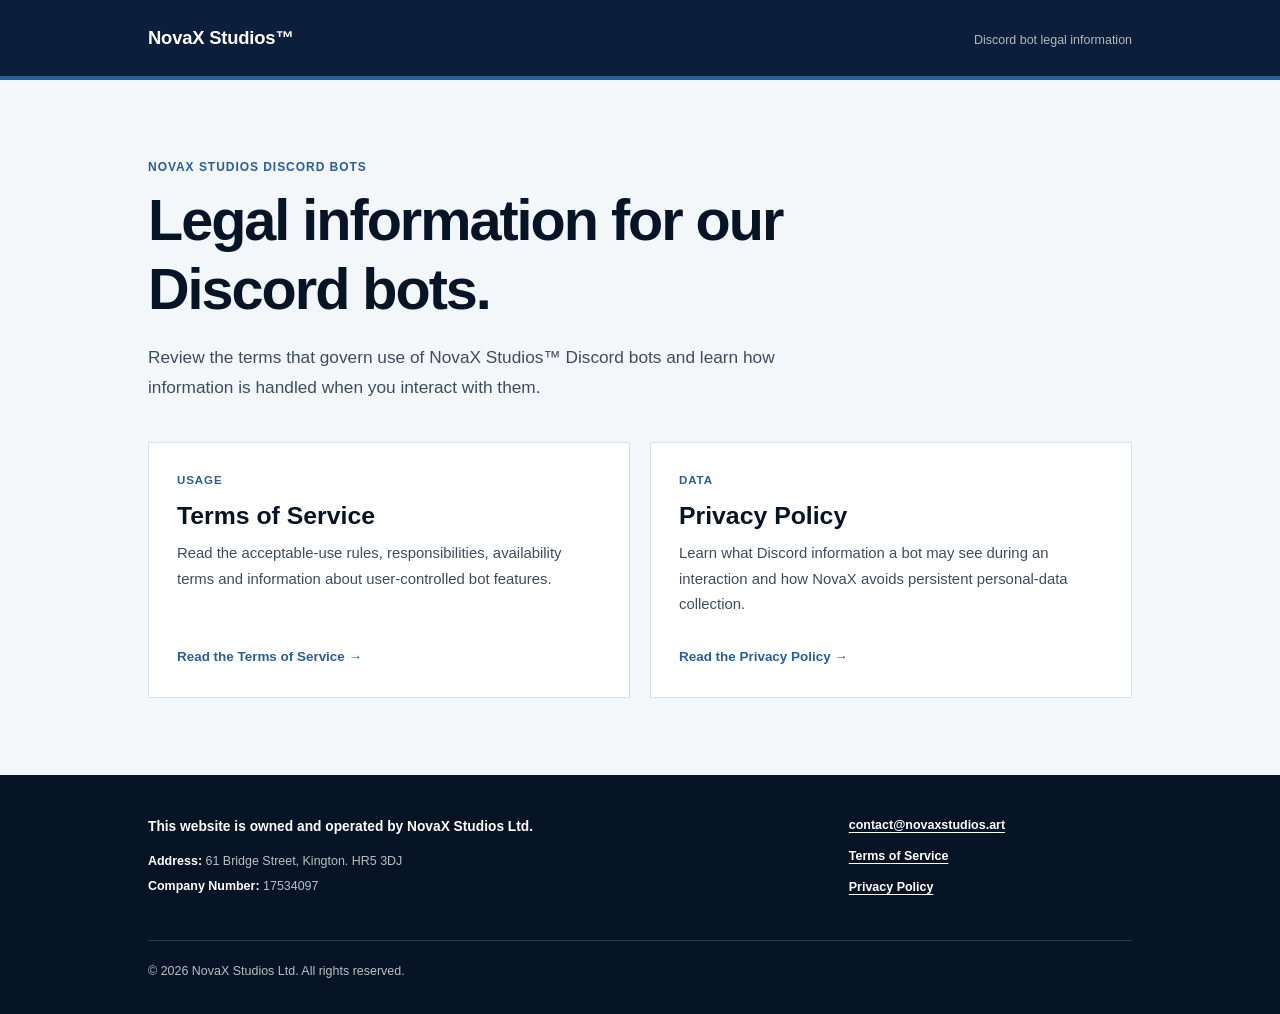
<file: index.html>
<!doctype html>
<html lang="en-GB">
  <head>
    <meta charset="utf-8">
    <meta name="viewport" content="width=device-width, initial-scale=1">
    <meta name="description" content="Legal information for Discord bots commissioned and operated by NovaX Studios Ltd.">
    <meta name="theme-color" content="#0b1f3a">
    <link rel="canonical" href="https://bots.novaxstudios.art/">
    <title>Discord Bot Legal Information | NovaX Studios™</title>
    <link rel="stylesheet" href="/styles.css?v=20261020-2">
  </head>
  <body>
    <a class="skip-link" href="#main-content">Skip to content</a>

    <header class="site-header">
      <div class="header-inner">
        <a class="wordmark" href="/" aria-current="page">NovaX Studios™</a>
        <p class="header-label">Discord bot legal information</p>
      </div>
    </header>

    <main id="main-content" class="home-main">
      <section class="home-panel" aria-labelledby="home-title">
        <p class="document-type">NovaX Studios Discord bots</p>
        <h1 id="home-title">Legal information for our Discord bots.</h1>
        <p class="home-intro">
          Review the terms that govern use of NovaX Studios™ Discord bots and learn
          how information is handled when you interact with them.
        </p>

        <div class="document-grid">
          <a class="document-card" href="/terms/">
            <span class="card-type">Usage</span>
            <h2>Terms of Service</h2>
            <p>
              Read the acceptable-use rules, responsibilities, availability terms and
              information about user-controlled bot features.
            </p>
            <span class="card-link">Read the Terms of Service <span aria-hidden="true">→</span></span>
          </a>

          <a class="document-card" href="/privacy/">
            <span class="card-type">Data</span>
            <h2>Privacy Policy</h2>
            <p>
              Learn what Discord information a bot may see during an interaction and
              how NovaX avoids persistent personal-data collection.
            </p>
            <span class="card-link">Read the Privacy Policy <span aria-hidden="true">→</span></span>
          </a>
        </div>
      </section>
    </main>

    <footer class="site-footer">
      <div class="footer-inner">
        <div class="company-details" aria-label="Company information">
          <strong>This website is owned and operated by NovaX Studios Ltd.</strong>
          <p><span>Address:</span> 61 Bridge Street, Kington. HR5 3DJ</p>
          <p><span>Company Number:</span> 17534097</p>
        </div>
        <div class="footer-links" aria-label="Legal and contact links">
          <a href="mailto:contact@novaxstudios.art">contact@novaxstudios.art</a>
          <a href="/terms/">Terms of Service</a>
          <a href="/privacy/">Privacy Policy</a>
        </div>
        <p class="copyright">© 2026 NovaX Studios Ltd. All rights reserved.</p>
      </div>
    </footer>
  </body>
</html>
</file>
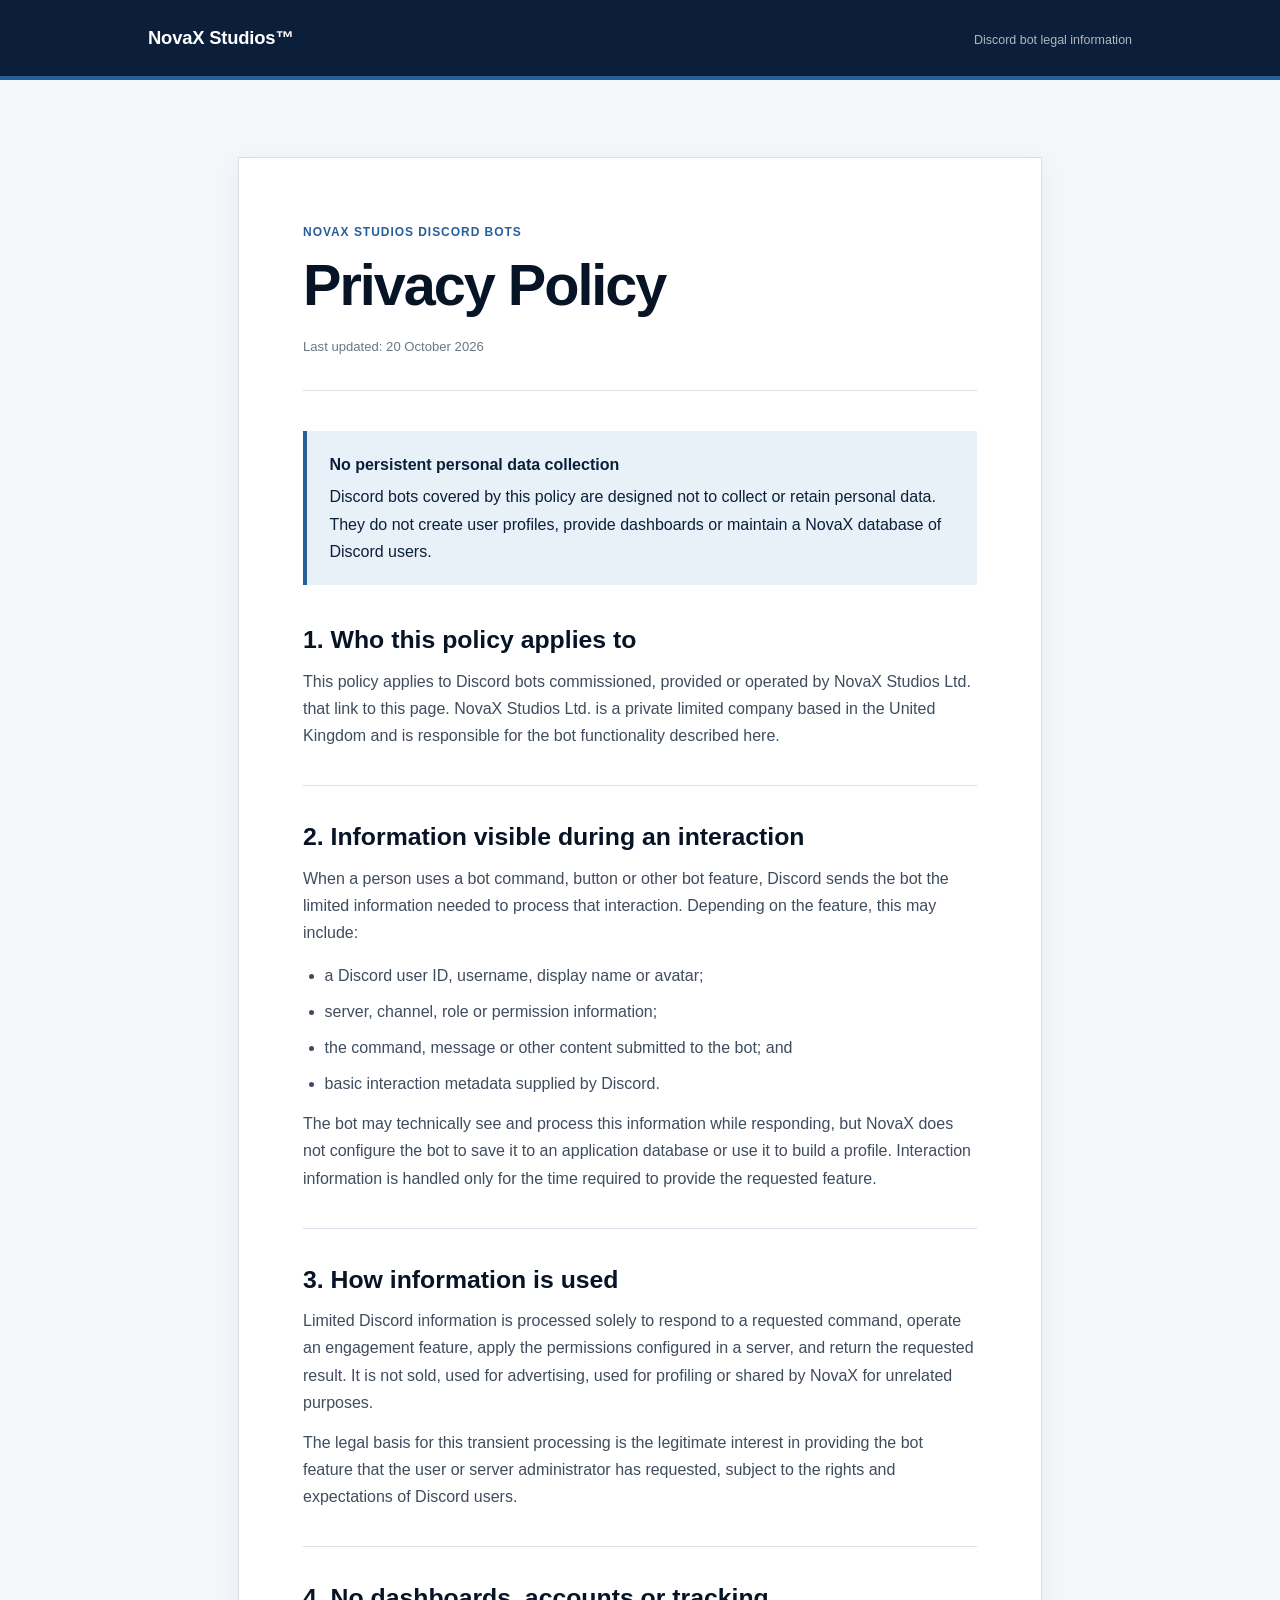
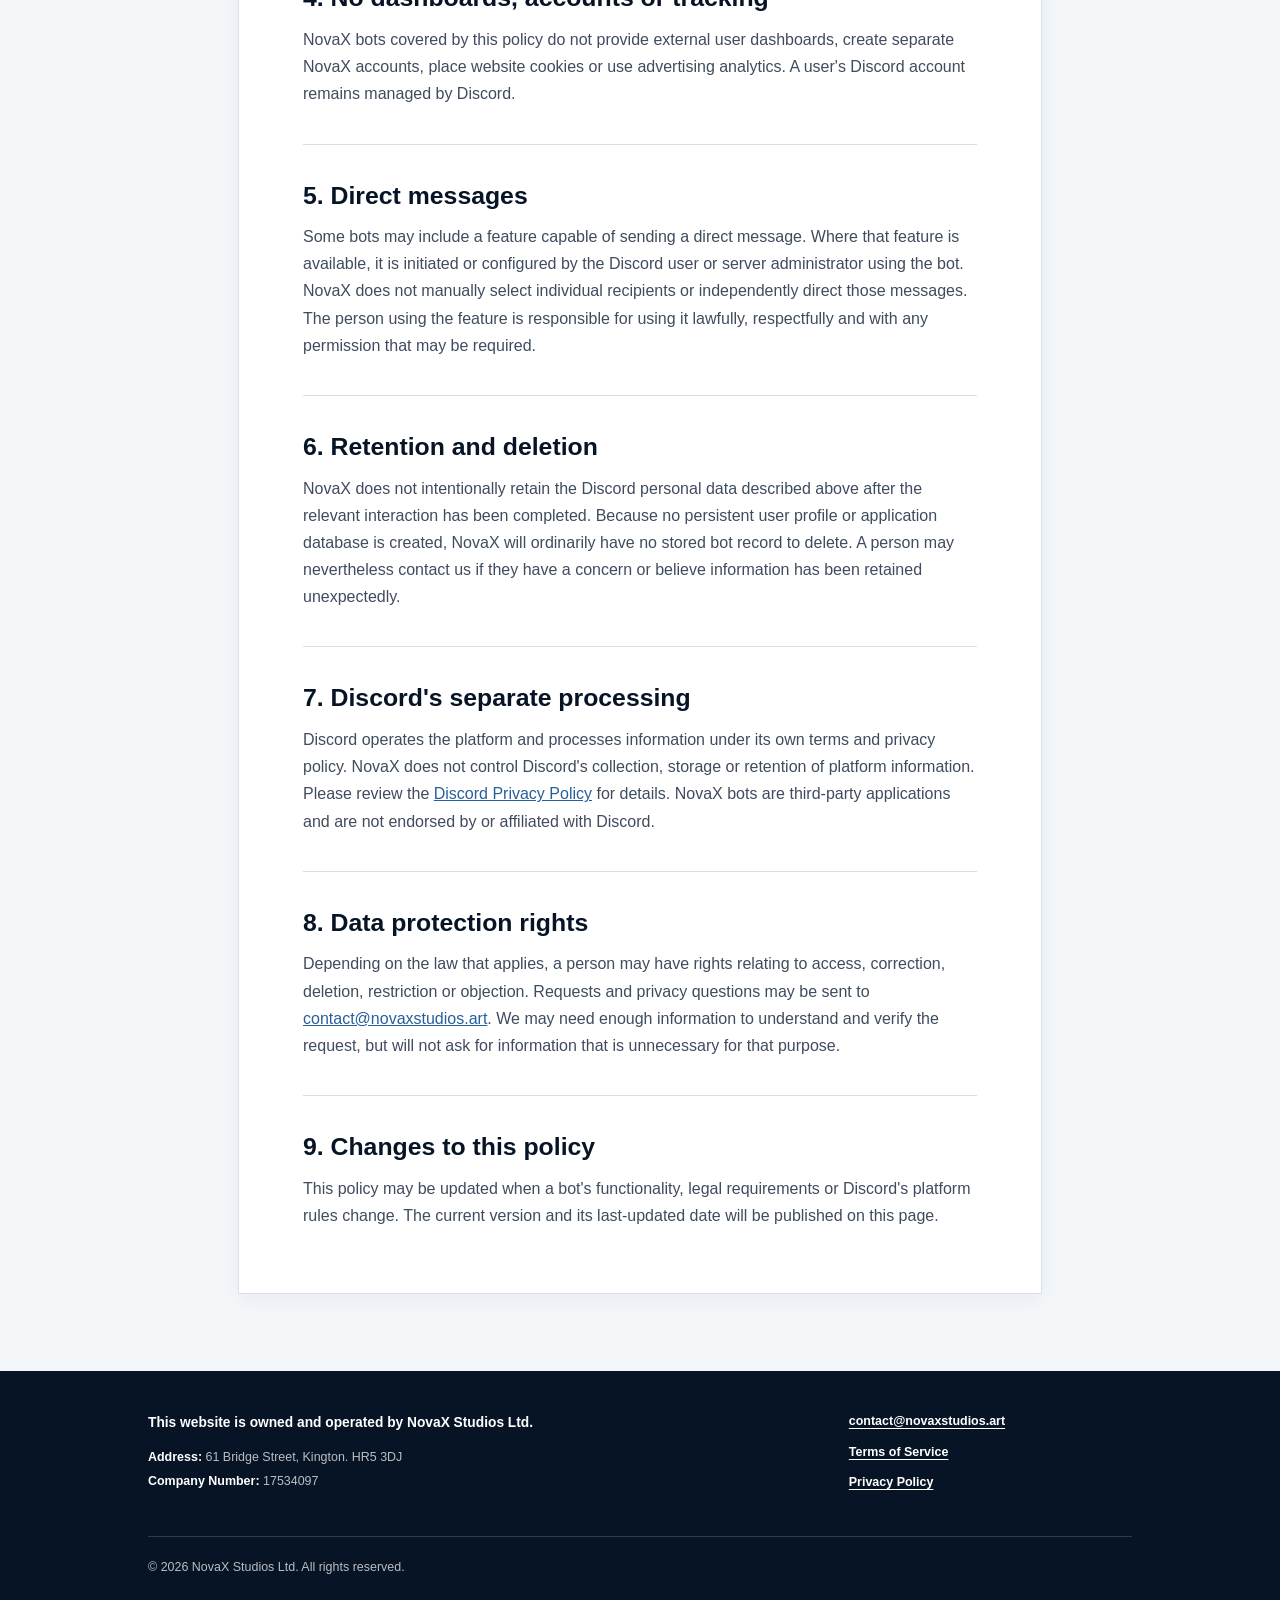
<file: privacy/index.html>
<!doctype html>
<html lang="en-GB">
  <head>
    <meta charset="utf-8">
    <meta name="viewport" content="width=device-width, initial-scale=1">
    <meta name="description" content="Privacy Policy for Discord bots commissioned and operated by NovaX Studios Ltd.">
    <meta name="theme-color" content="#0b1f3a">
    <link rel="canonical" href="https://bots.novaxstudios.art/privacy/">
    <title>Bot Privacy Policy | NovaX Studios™</title>
    <link rel="stylesheet" href="/styles.css?v=20261020-1">
  </head>
  <body>
    <a class="skip-link" href="#main-content">Skip to content</a>

    <header class="site-header">
      <div class="header-inner">
        <a class="wordmark" href="/">NovaX Studios™</a>
        <p class="header-label">Discord bot legal information</p>
      </div>
    </header>

    <main id="main-content">
      <article class="legal-document">
        <header class="document-header">
          <p class="document-type">NovaX Studios Discord bots</p>
          <h1>Privacy Policy</h1>
          <p class="last-updated">Last updated: 20 October 2026</p>
        </header>

        <div class="summary">
          <strong>No persistent personal data collection</strong>
          <p>
            Discord bots covered by this policy are designed not to collect or retain
            personal data. They do not create user profiles, provide dashboards or maintain
            a NovaX database of Discord users.
          </p>
        </div>

        <section class="legal-section">
          <h2>1. Who this policy applies to</h2>
          <p>
            This policy applies to Discord bots commissioned, provided or operated by NovaX
            Studios Ltd. that link to this page. NovaX Studios Ltd. is a private limited
            company based in the United Kingdom and is responsible for the bot functionality
            described here.
          </p>
        </section>

        <section class="legal-section">
          <h2>2. Information visible during an interaction</h2>
          <p>
            When a person uses a bot command, button or other bot feature, Discord sends the
            bot the limited information needed to process that interaction. Depending on the
            feature, this may include:
          </p>
          <ul>
            <li>a Discord user ID, username, display name or avatar;</li>
            <li>server, channel, role or permission information;</li>
            <li>the command, message or other content submitted to the bot; and</li>
            <li>basic interaction metadata supplied by Discord.</li>
          </ul>
          <p>
            The bot may technically see and process this information while responding, but
            NovaX does not configure the bot to save it to an application database or use it
            to build a profile. Interaction information is handled only for the time required
            to provide the requested feature.
          </p>
        </section>

        <section class="legal-section">
          <h2>3. How information is used</h2>
          <p>
            Limited Discord information is processed solely to respond to a requested command,
            operate an engagement feature, apply the permissions configured in a server, and
            return the requested result. It is not sold, used for advertising, used for
            profiling or shared by NovaX for unrelated purposes.
          </p>
          <p>
            The legal basis for this transient processing is the legitimate interest in
            providing the bot feature that the user or server administrator has requested,
            subject to the rights and expectations of Discord users.
          </p>
        </section>

        <section class="legal-section">
          <h2>4. No dashboards, accounts or tracking</h2>
          <p>
            NovaX bots covered by this policy do not provide external user dashboards, create
            separate NovaX accounts, place website cookies or use advertising analytics. A
            user's Discord account remains managed by Discord.
          </p>
        </section>

        <section class="legal-section">
          <h2>5. Direct messages</h2>
          <p>
            Some bots may include a feature capable of sending a direct message. Where that
            feature is available, it is initiated or configured by the Discord user or server
            administrator using the bot. NovaX does not manually select individual recipients
            or independently direct those messages. The person using the feature is responsible
            for using it lawfully, respectfully and with any permission that may be required.
          </p>
        </section>

        <section class="legal-section">
          <h2>6. Retention and deletion</h2>
          <p>
            NovaX does not intentionally retain the Discord personal data described above
            after the relevant interaction has been completed. Because no persistent user
            profile or application database is created, NovaX will ordinarily have no stored
            bot record to delete. A person may nevertheless contact us if they have a concern
            or believe information has been retained unexpectedly.
          </p>
        </section>

        <section class="legal-section">
          <h2>7. Discord's separate processing</h2>
          <p>
            Discord operates the platform and processes information under its own terms and
            privacy policy. NovaX does not control Discord's collection, storage or retention
            of platform information. Please review the
            <a href="https://discord.com/privacy" target="_blank" rel="noopener noreferrer">Discord Privacy Policy</a>
            for details. NovaX bots are third-party applications and are not endorsed by or
            affiliated with Discord.
          </p>
        </section>

        <section class="legal-section">
          <h2>8. Data protection rights</h2>
          <p>
            Depending on the law that applies, a person may have rights relating to access,
            correction, deletion, restriction or objection. Requests and privacy questions may
            be sent to <a href="mailto:contact@novaxstudios.art">contact@novaxstudios.art</a>.
            We may need enough information to understand and verify the request, but will not
            ask for information that is unnecessary for that purpose.
          </p>
        </section>

        <section class="legal-section">
          <h2>9. Changes to this policy</h2>
          <p>
            This policy may be updated when a bot's functionality, legal requirements or
            Discord's platform rules change. The current version and its last-updated date will
            be published on this page.
          </p>
        </section>
      </article>
    </main>

    <footer class="site-footer">
      <div class="footer-inner">
        <div class="company-details" aria-label="Company information">
          <strong>This website is owned and operated by NovaX Studios Ltd.</strong>
          <p><span>Address:</span> 61 Bridge Street, Kington. HR5 3DJ</p>
          <p><span>Company Number:</span> 17534097</p>
        </div>
        <div class="footer-links" aria-label="Legal and contact links">
          <a href="mailto:contact@novaxstudios.art">contact@novaxstudios.art</a>
          <a href="/terms/">Terms of Service</a>
          <a href="/privacy/" aria-current="page">Privacy Policy</a>
        </div>
        <p class="copyright">© 2026 NovaX Studios Ltd. All rights reserved.</p>
      </div>
    </footer>
  </body>
</html>
</file>
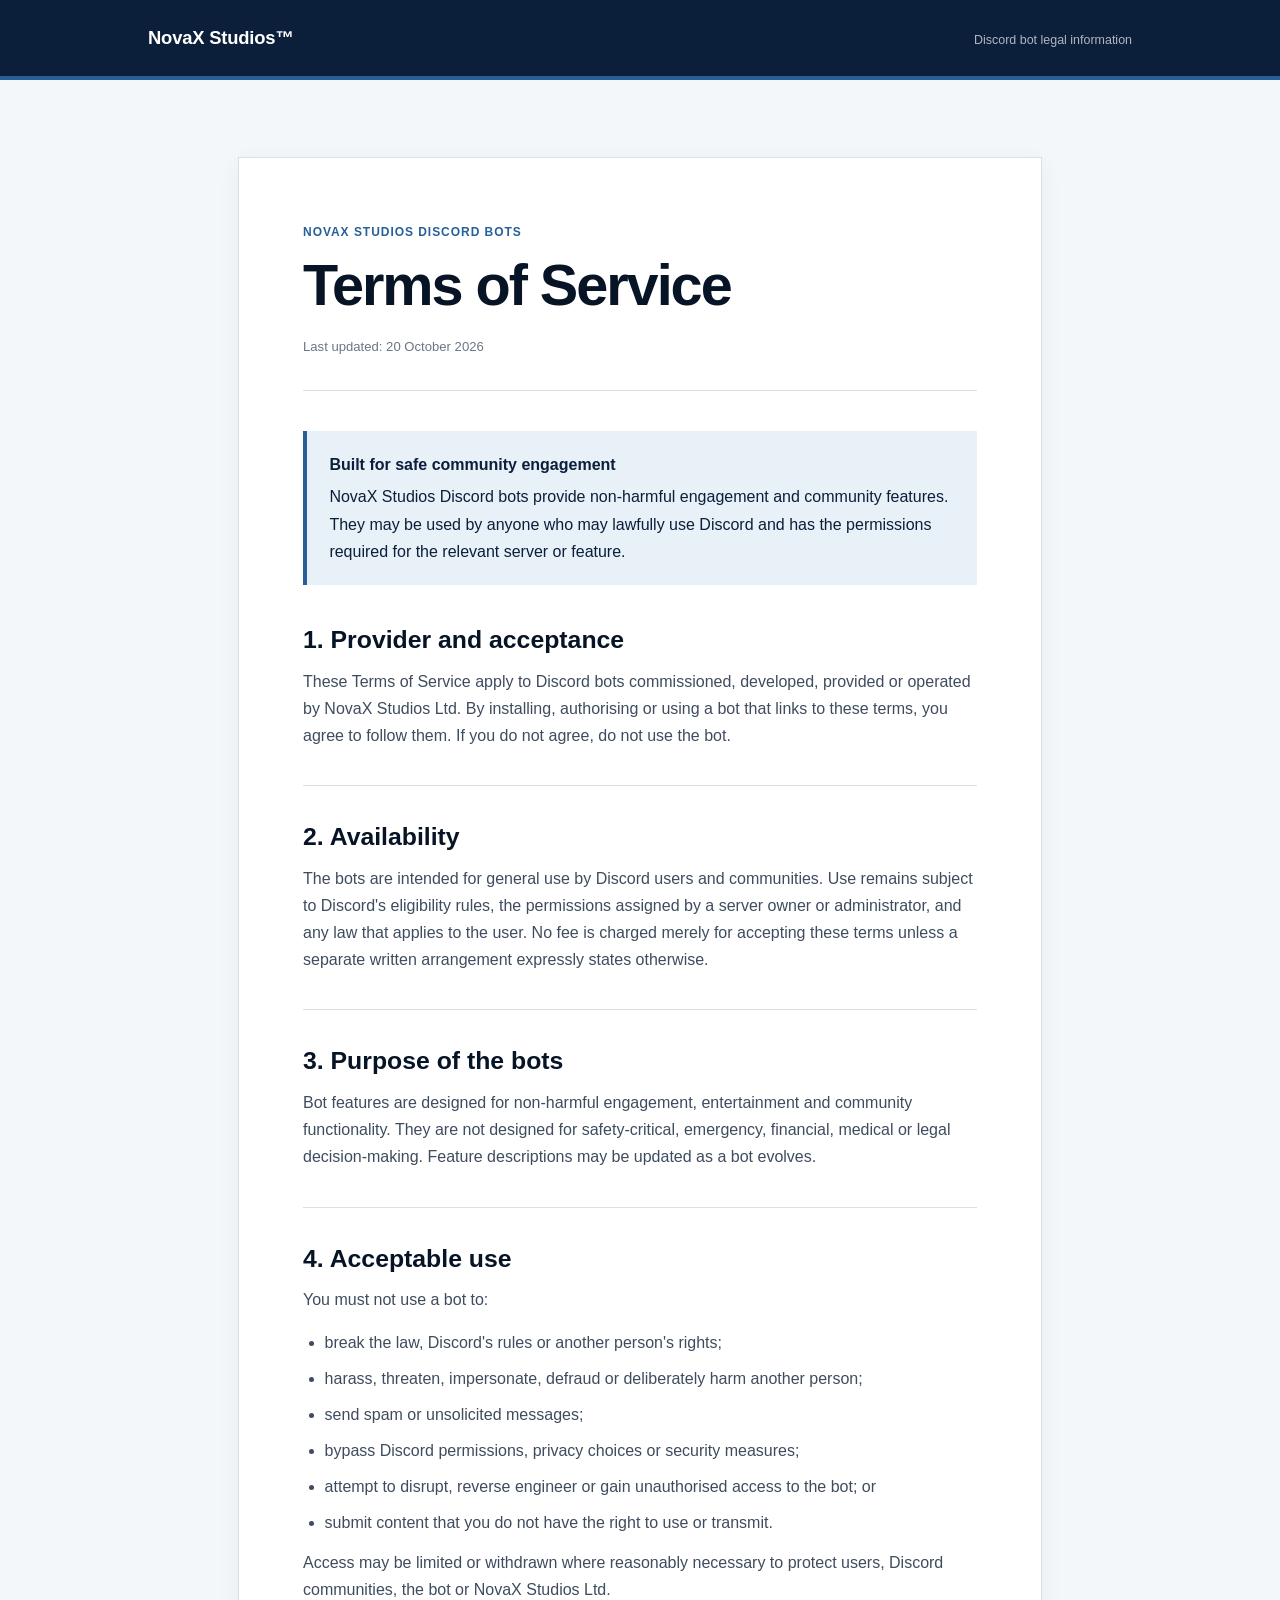
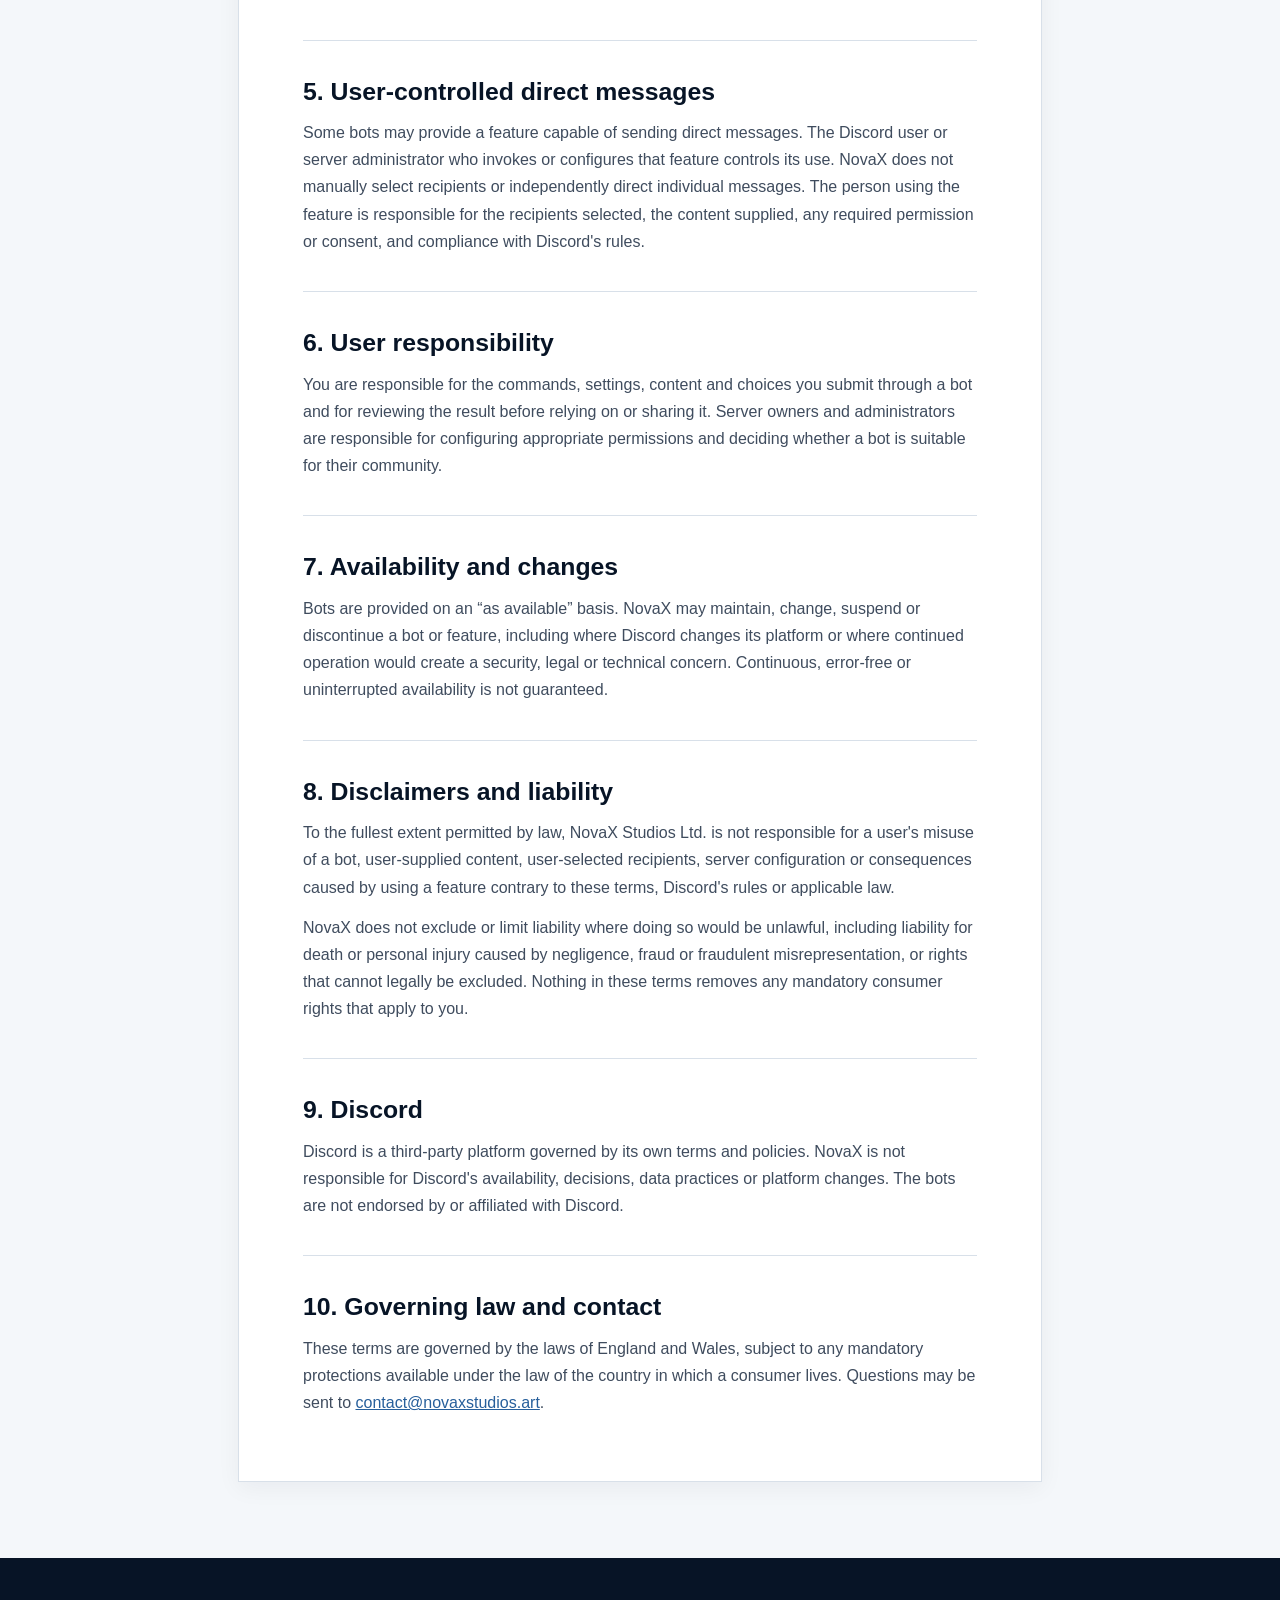
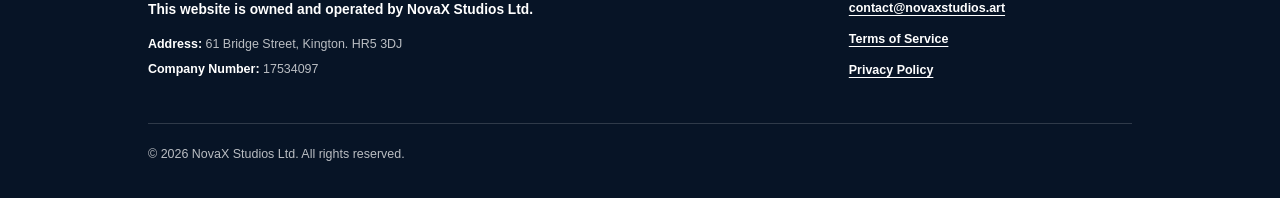
<file: terms/index.html>
<!doctype html>
<html lang="en-GB">
  <head>
    <meta charset="utf-8">
    <meta name="viewport" content="width=device-width, initial-scale=1">
    <meta name="description" content="Terms of Service for Discord bots commissioned and operated by NovaX Studios Ltd.">
    <meta name="theme-color" content="#0b1f3a">
    <link rel="canonical" href="https://bots.novaxstudios.art/terms/">
    <title>Bot Terms of Service | NovaX Studios™</title>
    <link rel="stylesheet" href="/styles.css?v=20261020-1">
  </head>
  <body>
    <a class="skip-link" href="#main-content">Skip to content</a>

    <header class="site-header">
      <div class="header-inner">
        <a class="wordmark" href="/">NovaX Studios™</a>
        <p class="header-label">Discord bot legal information</p>
      </div>
    </header>

    <main id="main-content">
      <article class="legal-document">
        <header class="document-header">
          <p class="document-type">NovaX Studios Discord bots</p>
          <h1>Terms of Service</h1>
          <p class="last-updated">Last updated: 20 October 2026</p>
        </header>

        <div class="summary">
          <strong>Built for safe community engagement</strong>
          <p>
            NovaX Studios Discord bots provide non-harmful engagement and community features.
            They may be used by anyone who may lawfully use Discord and has the permissions
            required for the relevant server or feature.
          </p>
        </div>

        <section class="legal-section">
          <h2>1. Provider and acceptance</h2>
          <p>
            These Terms of Service apply to Discord bots commissioned, developed, provided or
            operated by NovaX Studios Ltd. By installing, authorising or using a bot that links
            to these terms, you agree to follow them. If you do not agree, do not use the bot.
          </p>
        </section>

        <section class="legal-section">
          <h2>2. Availability</h2>
          <p>
            The bots are intended for general use by Discord users and communities. Use remains
            subject to Discord's eligibility rules, the permissions assigned by a server owner
            or administrator, and any law that applies to the user. No fee is charged merely for
            accepting these terms unless a separate written arrangement expressly states otherwise.
          </p>
        </section>

        <section class="legal-section">
          <h2>3. Purpose of the bots</h2>
          <p>
            Bot features are designed for non-harmful engagement, entertainment and community
            functionality. They are not designed for safety-critical, emergency, financial,
            medical or legal decision-making. Feature descriptions may be updated as a bot evolves.
          </p>
        </section>

        <section class="legal-section">
          <h2>4. Acceptable use</h2>
          <p>You must not use a bot to:</p>
          <ul>
            <li>break the law, Discord's rules or another person's rights;</li>
            <li>harass, threaten, impersonate, defraud or deliberately harm another person;</li>
            <li>send spam or unsolicited messages;</li>
            <li>bypass Discord permissions, privacy choices or security measures;</li>
            <li>attempt to disrupt, reverse engineer or gain unauthorised access to the bot; or</li>
            <li>submit content that you do not have the right to use or transmit.</li>
          </ul>
          <p>
            Access may be limited or withdrawn where reasonably necessary to protect users,
            Discord communities, the bot or NovaX Studios Ltd.
          </p>
        </section>

        <section class="legal-section">
          <h2>5. User-controlled direct messages</h2>
          <p>
            Some bots may provide a feature capable of sending direct messages. The Discord user
            or server administrator who invokes or configures that feature controls its use.
            NovaX does not manually select recipients or independently direct individual messages.
            The person using the feature is responsible for the recipients selected, the content
            supplied, any required permission or consent, and compliance with Discord's rules.
          </p>
        </section>

        <section class="legal-section">
          <h2>6. User responsibility</h2>
          <p>
            You are responsible for the commands, settings, content and choices you submit through
            a bot and for reviewing the result before relying on or sharing it. Server owners and
            administrators are responsible for configuring appropriate permissions and deciding
            whether a bot is suitable for their community.
          </p>
        </section>

        <section class="legal-section">
          <h2>7. Availability and changes</h2>
          <p>
            Bots are provided on an “as available” basis. NovaX may maintain, change, suspend or
            discontinue a bot or feature, including where Discord changes its platform or where
            continued operation would create a security, legal or technical concern. Continuous,
            error-free or uninterrupted availability is not guaranteed.
          </p>
        </section>

        <section class="legal-section">
          <h2>8. Disclaimers and liability</h2>
          <p>
            To the fullest extent permitted by law, NovaX Studios Ltd. is not responsible for a
            user's misuse of a bot, user-supplied content, user-selected recipients, server
            configuration or consequences caused by using a feature contrary to these terms,
            Discord's rules or applicable law.
          </p>
          <p>
            NovaX does not exclude or limit liability where doing so would be unlawful, including
            liability for death or personal injury caused by negligence, fraud or fraudulent
            misrepresentation, or rights that cannot legally be excluded. Nothing in these terms
            removes any mandatory consumer rights that apply to you.
          </p>
        </section>

        <section class="legal-section">
          <h2>9. Discord</h2>
          <p>
            Discord is a third-party platform governed by its own terms and policies. NovaX is not
            responsible for Discord's availability, decisions, data practices or platform changes.
            The bots are not endorsed by or affiliated with Discord.
          </p>
        </section>

        <section class="legal-section">
          <h2>10. Governing law and contact</h2>
          <p>
            These terms are governed by the laws of England and Wales, subject to any mandatory
            protections available under the law of the country in which a consumer lives. Questions
            may be sent to <a href="mailto:contact@novaxstudios.art">contact@novaxstudios.art</a>.
          </p>
        </section>
      </article>
    </main>

    <footer class="site-footer">
      <div class="footer-inner">
        <div class="company-details" aria-label="Company information">
          <strong>This website is owned and operated by NovaX Studios Ltd.</strong>
          <p><span>Address:</span> 61 Bridge Street, Kington. HR5 3DJ</p>
          <p><span>Company Number:</span> 17534097</p>
        </div>
        <div class="footer-links" aria-label="Legal and contact links">
          <a href="mailto:contact@novaxstudios.art">contact@novaxstudios.art</a>
          <a href="/terms/" aria-current="page">Terms of Service</a>
          <a href="/privacy/">Privacy Policy</a>
        </div>
        <p class="copyright">© 2026 NovaX Studios Ltd. All rights reserved.</p>
      </div>
    </footer>
  </body>
</html>
</file>
<file: styles.css>
:root {
  --navy-950: #071426;
  --navy-900: #0b1f3a;
  --navy-800: #13345d;
  --blue-600: #275f9b;
  --blue-100: #e8f0f8;
  --slate-700: #3f4c5e;
  --slate-500: #6a7686;
  --line: #d8e0e9;
  --paper: #ffffff;
  --background: #f4f7fa;
  --page-gutter: clamp(1.25rem, 4vw, 3rem);
}

* {
  box-sizing: border-box;
}

html {
  scroll-behavior: smooth;
}

body {
  margin: 0;
  color: var(--navy-950);
  background: var(--background);
  font-family: Arial, Helvetica, sans-serif;
  font-size: 1rem;
  line-height: 1.7;
  -webkit-font-smoothing: antialiased;
}

a {
  color: var(--blue-600);
}

a:hover,
a:focus-visible {
  color: var(--navy-900);
}

.skip-link {
  position: fixed;
  z-index: 10;
  top: 0.75rem;
  left: 0.75rem;
  padding: 0.65rem 0.9rem;
  color: var(--navy-950);
  background: var(--paper);
  font-weight: 700;
  transform: translateY(-200%);
}

.skip-link:focus {
  transform: translateY(0);
}

.site-header {
  color: var(--paper);
  background: var(--navy-900);
  border-bottom: 4px solid var(--blue-600);
}

.header-inner {
  display: flex;
  align-items: baseline;
  justify-content: space-between;
  gap: 1.5rem;
  width: min(100%, 1080px);
  margin: 0 auto;
  padding: 1.4rem var(--page-gutter);
}

.wordmark {
  color: var(--paper);
  font-size: 1.15rem;
  font-weight: 700;
  letter-spacing: -0.01em;
  text-decoration: none;
}

.header-label {
  margin: 0;
  color: rgba(255, 255, 255, 0.68);
  font-size: 0.78rem;
}

main {
  width: min(100%, 900px);
  margin: 0 auto;
  padding: clamp(2.5rem, 6vw, 5rem) var(--page-gutter);
}

.home-main {
  display: grid;
  align-items: center;
  width: min(100%, 1080px);
  min-height: 34rem;
}

.home-panel {
  width: 100%;
}

.home-panel h1 {
  max-width: 760px;
}

.home-intro {
  max-width: 700px;
  margin: 1.2rem 0 0;
  color: var(--slate-700);
  font-size: 1.08rem;
}

.document-grid {
  display: grid;
  grid-template-columns: repeat(2, minmax(0, 1fr));
  gap: 1.25rem;
  margin-top: 2.5rem;
}

.document-card {
  display: flex;
  min-height: 16rem;
  padding: 1.75rem;
  flex-direction: column;
  color: var(--navy-950);
  background: var(--paper);
  border: 1px solid var(--line);
  text-decoration: none;
  transition: border-color 160ms ease, box-shadow 160ms ease, transform 160ms ease;
}

.document-card:hover,
.document-card:focus-visible {
  color: var(--navy-950);
  border-color: var(--blue-600);
  box-shadow: 0 0.6rem 1.5rem rgba(7, 20, 38, 0.08);
  transform: translateY(-2px);
}

.card-type {
  margin-bottom: 0.65rem;
  color: var(--blue-600);
  font-size: 0.72rem;
  font-weight: 700;
  letter-spacing: 0.08em;
  text-transform: uppercase;
}

.document-card h2 {
  margin-bottom: 0.65rem;
}

.document-card p {
  margin: 0;
  color: var(--slate-700);
  font-size: 0.93rem;
}

.card-link {
  margin-top: auto;
  padding-top: 1.5rem;
  color: var(--blue-600);
  font-size: 0.84rem;
  font-weight: 700;
}

.legal-document {
  padding: clamp(1.5rem, 5vw, 4rem);
  background: var(--paper);
  border: 1px solid var(--line);
  box-shadow: 0 0.4rem 1.4rem rgba(7, 20, 38, 0.05);
}

.document-header {
  margin-bottom: 2.5rem;
  padding-bottom: 2rem;
  border-bottom: 1px solid var(--line);
}

.document-type {
  margin: 0 0 0.55rem;
  color: var(--blue-600);
  font-size: 0.75rem;
  font-weight: 700;
  letter-spacing: 0.08em;
  text-transform: uppercase;
}

h1,
h2 {
  line-height: 1.2;
}

h1 {
  margin: 0;
  font-size: clamp(2.2rem, 6vw, 3.6rem);
  letter-spacing: -0.035em;
}

h2 {
  margin: 0 0 0.8rem;
  font-size: clamp(1.25rem, 3vw, 1.55rem);
}

.last-updated {
  margin: 1rem 0 0;
  color: var(--slate-500);
  font-size: 0.82rem;
}

.summary {
  margin: 0 0 2.5rem;
  padding: 1.25rem 1.4rem;
  color: var(--navy-900);
  background: var(--blue-100);
  border-left: 4px solid var(--blue-600);
}

.summary strong {
  display: block;
  margin-bottom: 0.3rem;
}

.summary p {
  margin: 0;
}

.legal-section + .legal-section {
  margin-top: 2.25rem;
  padding-top: 2.25rem;
  border-top: 1px solid var(--line);
}

.legal-section p {
  margin: 0.8rem 0 0;
  color: var(--slate-700);
}

.legal-section ul {
  margin: 1rem 0 0;
  padding-left: 1.35rem;
  color: var(--slate-700);
}

.legal-section li + li {
  margin-top: 0.55rem;
}

.site-footer {
  color: rgba(255, 255, 255, 0.72);
  background: var(--navy-950);
}

.footer-inner {
  display: grid;
  grid-template-columns: minmax(250px, 1.4fr) minmax(180px, 0.6fr);
  gap: 2.5rem;
  width: min(100%, 1080px);
  margin: 0 auto;
  padding: 2.5rem var(--page-gutter) 2rem;
  font-size: 0.78rem;
}

.company-details strong {
  display: block;
  margin-bottom: 0.8rem;
  color: var(--paper);
  font-size: 0.86rem;
}

.company-details p {
  margin: 0.2rem 0;
}

.company-details span {
  color: var(--paper);
  font-weight: 700;
}

.footer-links {
  display: grid;
  align-content: start;
  gap: 0.6rem;
}

.footer-links a {
  width: fit-content;
  color: var(--paper);
  font-weight: 700;
  text-underline-offset: 0.22em;
}

.footer-links a:hover,
.footer-links a:focus-visible {
  color: #bcd2e9;
}

.copyright {
  grid-column: 1 / -1;
  margin: 0;
  padding-top: 1.25rem;
  border-top: 1px solid rgba(255, 255, 255, 0.16);
}

@media (max-width: 680px) {
  .header-inner {
    align-items: flex-start;
    flex-direction: column;
    gap: 0.2rem;
  }

  .footer-inner {
    grid-template-columns: 1fr;
    gap: 1.75rem;
  }

  .document-grid {
    grid-template-columns: 1fr;
  }

  .copyright {
    grid-column: 1;
  }
}
</file>
